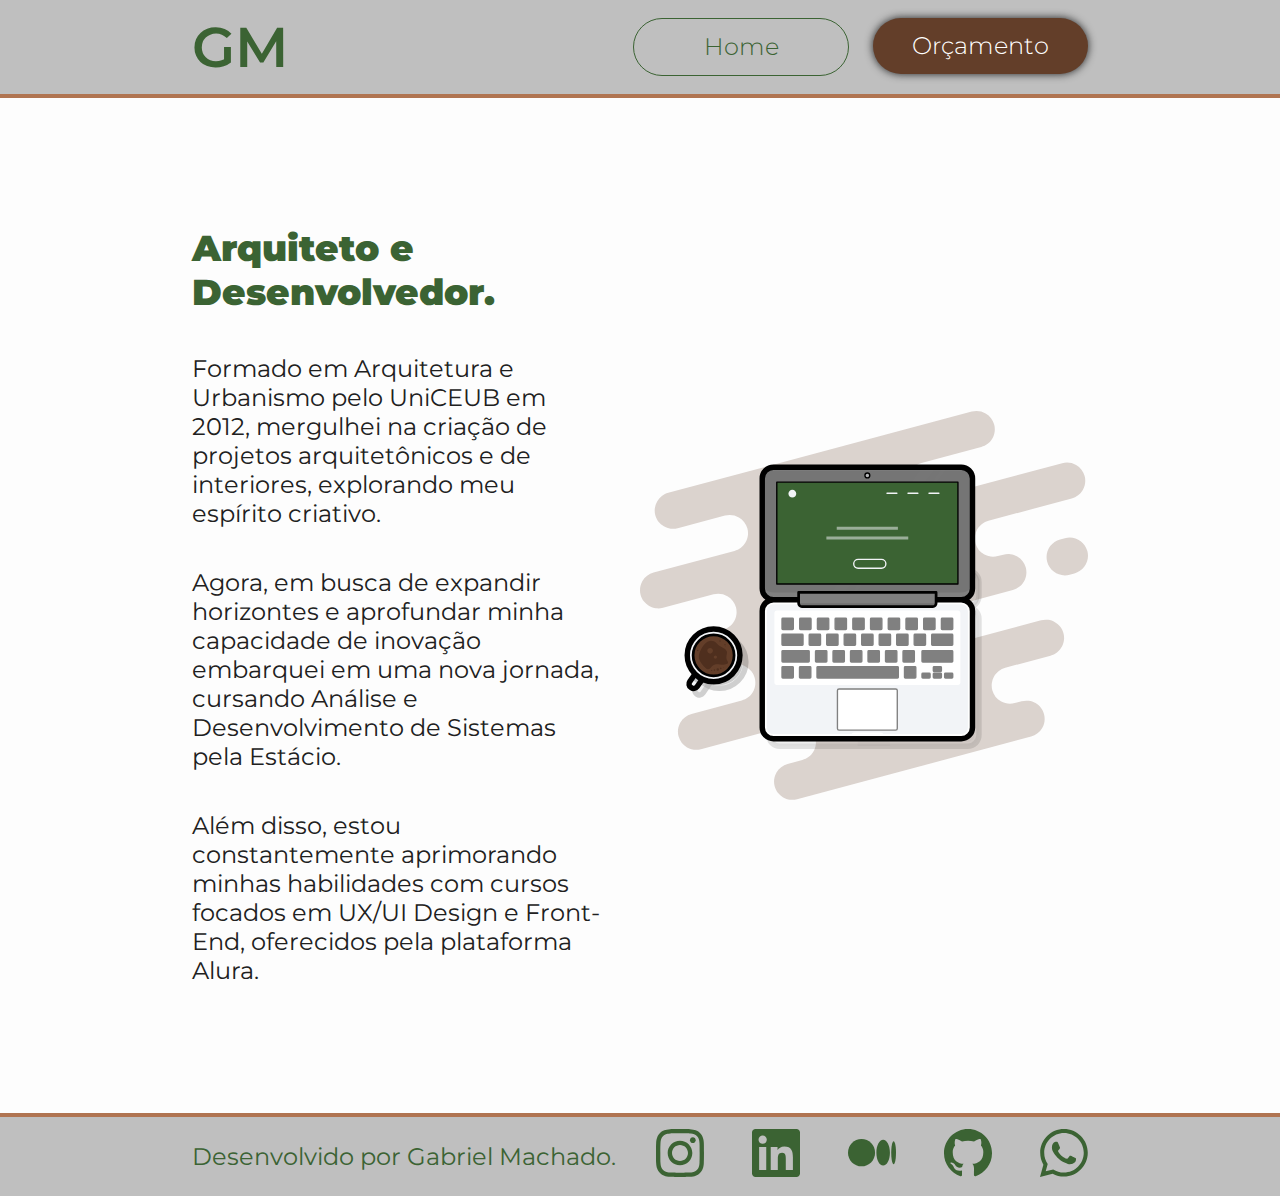
<file: about.html>
<!DOCTYPE html>
<html lang="pt-br">
<head>
    <meta charset="UTF-8">
    <meta http-equiv="X-UA-Compatible" content="IE=edge">
    <meta name="viewport" content="width=device-width, initial-scale=1.0">
    <title>Sobre mim</title>
    <link rel="stylesheet" href="./styles/style.css">
</head>
<body>
    <header class="cabecalho">
        <nav class="cabecalho__menu">
            <a class="cabecalho__menu__link">GM</a>
            <div class="cabecalho__menu__link__interacoes">
                <a class="cabecalho__menu__link__interacoes__fantasma" href="index.html">Home</a>
                <a class="cabecalho__menu__link__interacoes__normal" href="https://wa.me/5561999640205">Orçamento</a>
            </div>
        </nav>
    </header>
    <main class="apresentacao">
        <section class="apresentacao__conteudo">
            <h1 class="apresentacao__conteudo__titulo"><strong class="titulo-destaque">Arquiteto e Desenvolvedor.</strong></h1>
            <p class="apresentacao__conteudo__texto">Formado em Arquitetura e Urbanismo pelo UniCEUB em 2012, mergulhei na criação de projetos arquitetônicos e de interiores, explorando meu espírito criativo.</p>
            <p class="apresentacao__conteudo__texto">Agora, em busca de expandir horizontes e aprofundar minha capacidade de inovação embarquei em uma nova jornada, cursando Análise e Desenvolvimento de Sistemas pela Estácio.
            <p class="apresentacao__conteudo__texto">Além disso, estou constantemente aprimorando minhas habilidades com cursos focados em UX/UI Design e Front-End, oferecidos pela plataforma Alura.</p>
        </section>
        <img class="apresentacao__imagem" src="./assets/ilustracao.svg" alt="Ilustração de um notebook com um café ao lado">
    </main>
    <footer class="rodape">
        <p>Desenvolvido por Gabriel Machado.</p>
        <div class="rodape__links">
            <a href="https://www.instagram.com/gabrielpmsmachado/">
                <img src="./assets/instagram.svg">
            </a>
            <a href="https://www.linkedin.com/in/gabriel-machado-4211bb23b/">
                <img src="./assets/linkedin.svg">
            </a>
            <a href="https://medium.com/@desenvolvedorgabrielmachado">
                <img src="./assets/medium.svg">
            </a>
            <a href="https://github.com/desenvolvedorgabrielmachado">
                <img src="./assets/github.svg">
            </a>
            <a href="https://wa.me/5561999640205">
                <img src="./assets/whatsapp.svg">
            </a>
        </div>
    </footer>
</body>
</html>
</file>
<file: styles/style.css>
@import url('https://fonts.googleapis.com/css2?family=Krona+One&family=Montserrat:wght@300;400;600;700&family=Open+Sans:wght@300;400;700&display=swap');

:root {
    --cor-verdeclaro: #59B048;
    --cor-verdeescruro: #3B6333;
    --cor-marromclaro: #B07451;
    --cor-marroescuro: #633E29;
    --cor-preto: #202020;
    --cor-cirzaclaro: #FDFDFD;
    --cor-cizaescuro: #BFBFBF;
    --cor-branco: #FFFFFF;
    --cor-sombra: #222222;

    --fonte-principal: 'Montserrat', sans-serif;
}

* {
    margin: 0;
    padding: 0;
}

body {
    box-sizing: border-box;
    background-color: var(--cor-cirzaclaro);
    color: var(--cor-preto);
}

.cabecalho {
    padding: 1% 15%;
    color: var(--cor-verdeescruro);
    background-color: var(--cor-cizaescuro);
    border-bottom: 4px solid var(--cor-marromclaro);
}

.cabecalho__menu {
    display: flex;
    align-items: center;
    justify-content: space-between;
}

.cabecalho__menu__link {
    font-family: var(--fonte-principal);
    font-size: 3.5rem;
    font-weight: 600;
}

.cabecalho__menu__link__interacoes {
    display: flex;
    justify-content: space-between;
    gap: 24px;
}

.cabecalho__menu__link__interacoes__fantasma {
    font-family: var(--fonte-principal);
    font-size: 1.5rem;
    font-weight: 300;
    text-decoration: none;
    color: var(--cor-verdeescruro);
    border-radius: 100px;
    border: 1px solid var(--cor-verdeescruro);
    width: 166px;
    display: flex;
    width: 166px;
    height: 40px;
    padding: 8px 24px;
    flex-direction: column;
    justify-content: center;
    align-items: center;
}

.cabecalho__menu__link__interacoes__fantasma:hover {
    background-color: var(--cor-verdeclaro);
    color: var(--cor-preto);
}

.cabecalho__menu__link__interacoes__normal {
    font-family: var(--fonte-principal);
    font-size: 1.5rem;
    font-weight: 300;
    text-decoration: none;
    color: var(--cor-branco);
    display: flex;
    width: 167px;
    height: 40px;
    padding: 8px 24px;
    justify-content: center;
    align-items: center;
    border-radius: 100px;
    background: var(--cor-marroescuro);
    box-shadow: 0px 0px 8px 0px var(--cor-sombra);
}

.cabecalho__menu__link__interacoes__normal:hover {
    background-color: var(--cor-marromclaro);
    color: var(--cor-branco);
}

.titulo-destaque {
    color: var(--cor-verdeescruro);
}

.apresentacao {
    padding: 10% 15%;
    display: flex;
    align-items: center;
    justify-content: space-between;
    gap: 40px;
}

.apresentacao__conteudo {
    width: 50%;
    display: flex;
    flex-direction: column;
    gap: 40px;
}

.apresentacao__conteudo__titulo {
    font-size: 2.25rem;
    font-family: var(--fonte-principal);
}

.apresentacao__conteudo__texto {
    font-size: 1.5rem;
    font-family: var(--fonte-principal);
}

.apresentacao__subtitulo {
    font-size: 1.5rem;
    font-family: var(--fonte-principal);
}

.apresentacao__links {
    display: flex;
    justify-content: space-between;
    gap: 24px;
}

.apresentacao__links__link {
    background-color: var(--cor-verdeescruro);
    width: 50%;
    text-align: center;
    border-radius: 100px;
    font-size: 1.5rem;
    font-weight: 300;
    padding: 16px 24px;
    text-decoration: none;
    color: var(--cor-branco);
    font-family: var(--fonte-principal);
    box-shadow: 0px 0px 8px 0px var(--cor-sombra);
}

.apresentacao__links__link:hover {
    background-color: var(--cor-verdeclaro);
    color: var(--cor-preto);
}

.apresentacao__imagem {
    width: 50%;
}

.rodape {
    padding: 1% 15%;
    color: var(--cor-verdeescruro);
    background-color: var(--cor-cizaescuro);
    font-family: var(--fonte-principal);
    font-size: 1.5rem;
    font-weight: 400;
    display: flex;
    justify-content: space-between;
    align-items: center;
    border-top: 4px solid var(--cor-marromclaro);
}

.rodape__links {
    display: flex;
    justify-content: space-between;
    gap: 48px;
}

@media (max-width: 1450px) {
    .apresentacao__links {
        flex-direction: column;
    }
    
    .apresentacao__links__link {
        width: auto;
    }
}

@media (max-width: 1250px) {
    .cabecalho__menu {
        justify-content: space-between;
    }

    .apresentacao {
        flex-direction: column-reverse;
    }

    .apresentacao__conteudo {
        width: auto;
    }

    .apresentacao__imagem {
        width: 75%;
    }

    .rodape {
        flex-direction: column-reverse;
        gap: 16px;
        padding: 2% 15%;
    }
}

@media (max-width: 950px) {
    .cabecalho__menu {
        flex-direction: column;
        gap: 16px;
    }

    .cabecalho__menu__link__interacoes {
        width: auto;
    }

    .apresentacao__imagem {
        width: 75%;
    }
}

@media (max-width: 650px) {
    .cabecalho {
        padding: 2% 15%;
    }

    .apresentacao__links {
        flex-direction: column;
    }

    .apresentacao__links__link {
        width: auto;
    }

    .cabecalho__menu__link__interacoes__fantasma {
        font-size: 1.5rem;
        font-weight: 300;
        display: flex;
        width: auto;
    }

    .cabecalho__menu__link__interacoes__normal {
        font-size: 1.5rem;
        font-weight: 300;
        display: flex;
        width: auto;
    }

    .rodape {
        display: flex;
        justify-content: center;
        text-align: center;
    }

    .rodape__links {
        gap: 24px;
    }
}
</file>
